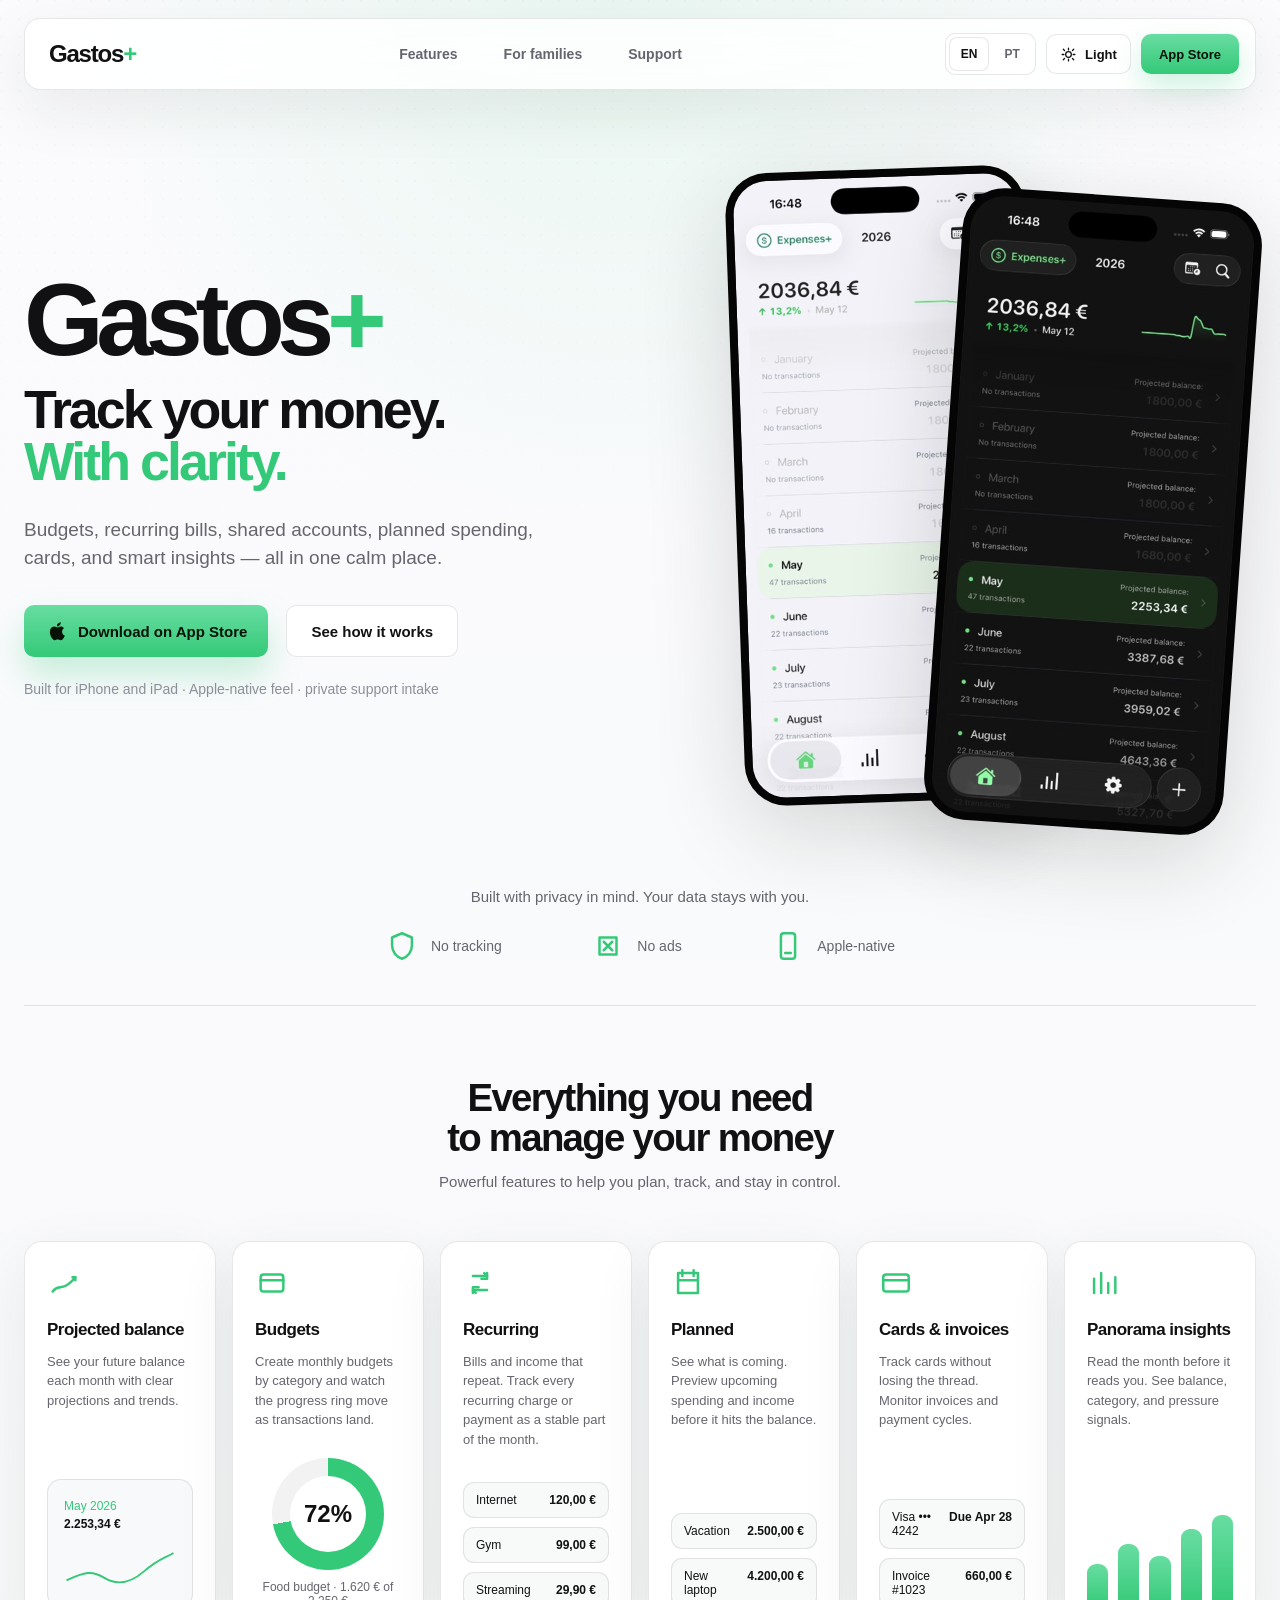
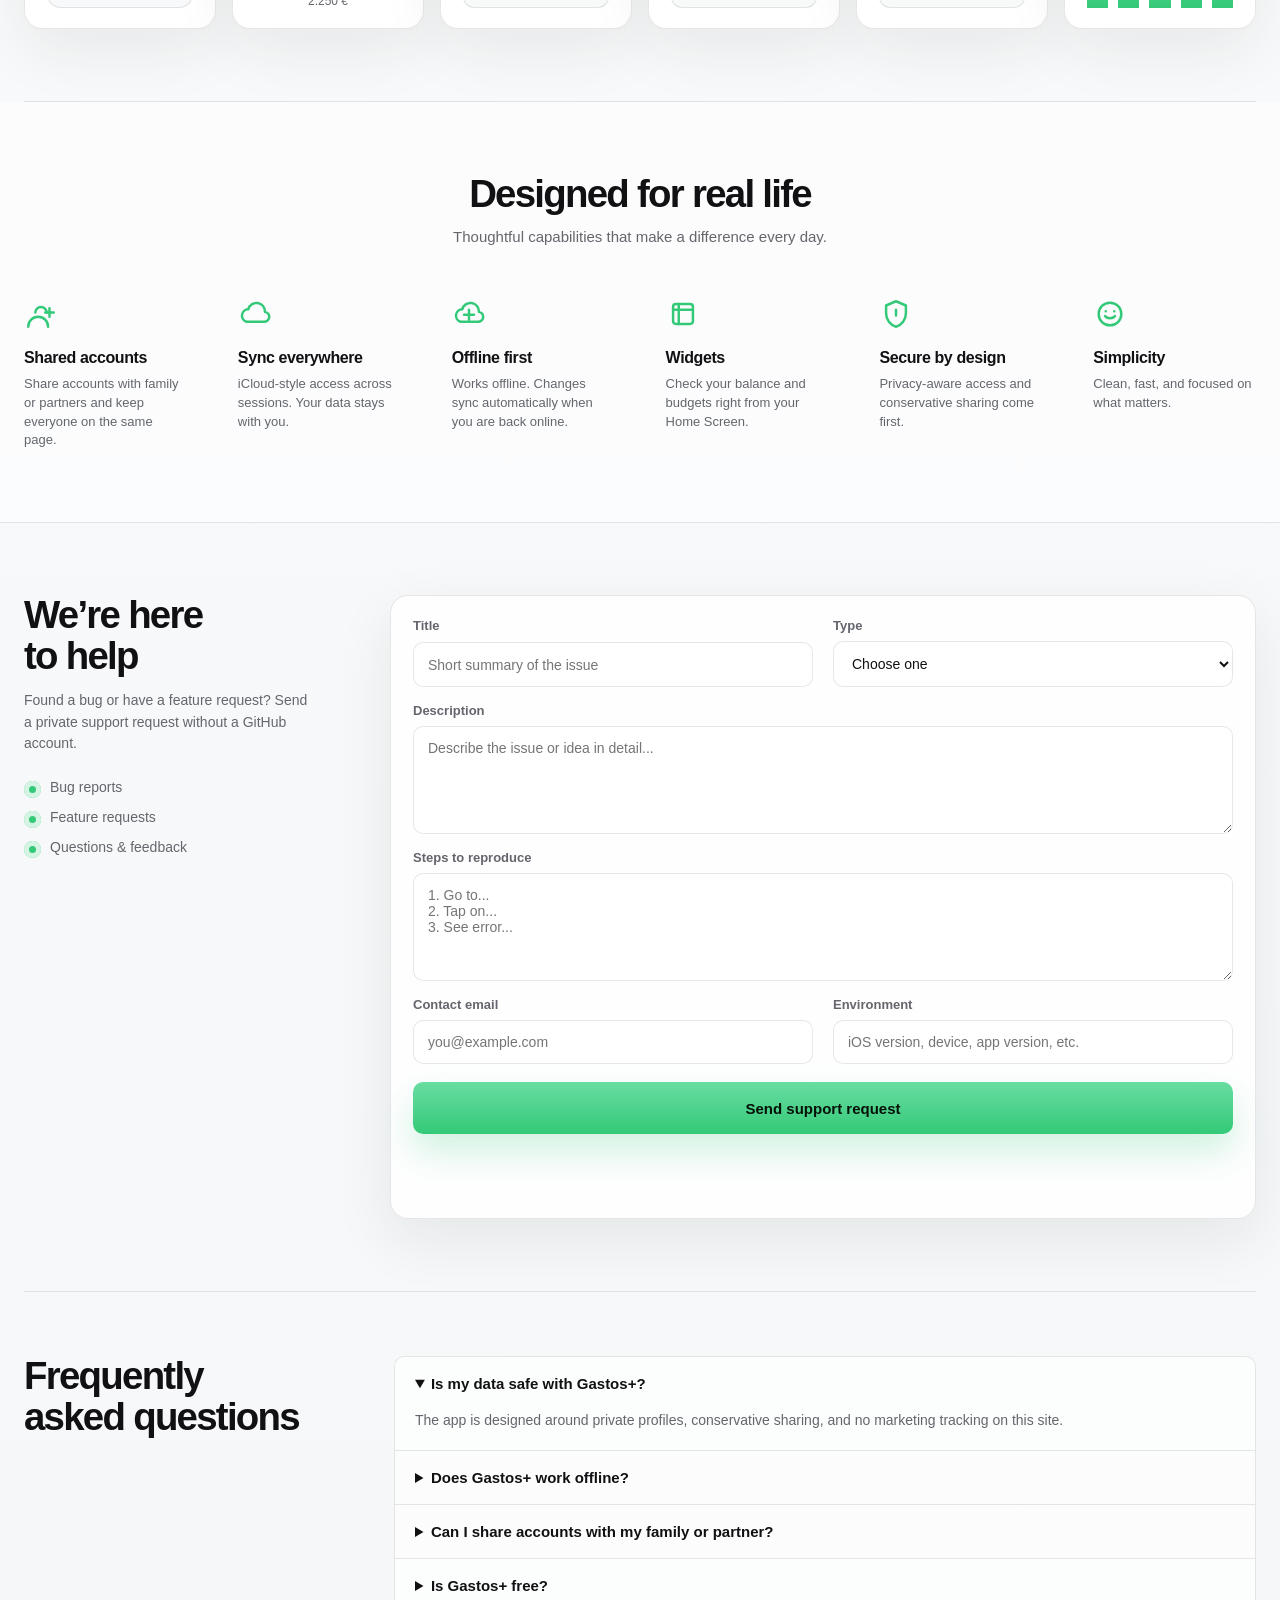
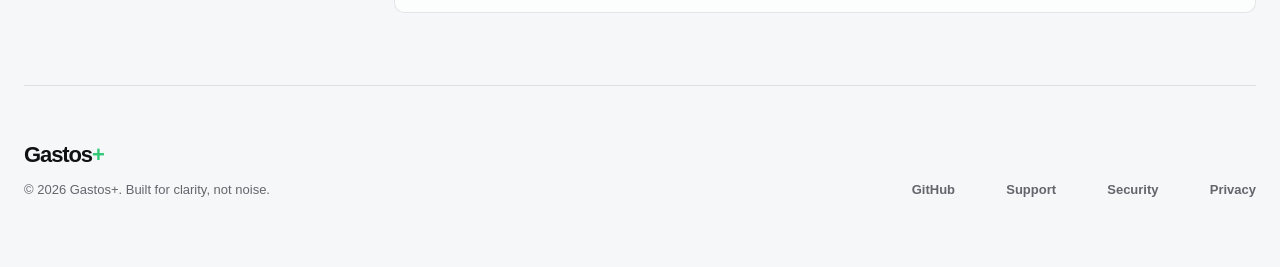
<file: docs/index.html>
<!doctype html>
<html lang="en" data-theme="light">
  <head>
    <meta charset="utf-8" />
    <meta name="viewport" content="width=device-width, initial-scale=1" />
    <meta name="description" content="Gastos+ is an Apple-native personal finance app for projected balance, budgets, recurring transactions, cards, shared accounts, and calm month insights." />
    <meta property="og:title" content="Gastos+ — Personal finance with clarity" />
    <meta property="og:description" content="Track budgets, recurring bills, planned spending, cards, shared accounts, and Panorama insights in one calm app." />
    <meta property="og:type" content="website" />
    <meta property="og:image" content="./assets/screenshots/app-light-real.jpg" />
    <meta name="theme-color" content="#fbfbfd" />
    <meta name="color-scheme" content="light dark" />
    <title>Gastos+ — Personal finance with clarity</title>
    <link rel="icon" href='data:image/svg+xml,<svg xmlns="http://www.w3.org/2000/svg" viewBox="0 0 64 64"><rect width="64" height="64" rx="15" fill="%23ffffff"/><path d="M18 32h28M32 18v28" stroke="%232fc878" stroke-width="7" stroke-linecap="round"/></svg>' />
    <link rel="stylesheet" href="./styles.css" />
    <script defer src="./app.js"></script>
  </head>
  <body>
    <a class="skip-link" href="#content" data-i18n="a11y.skip"></a>

    <header class="site-header">
      <a class="brand" href="#hero" aria-label="Gastos+"><span>Gastos</span><strong>+</strong></a>
      <nav class="nav" aria-label="Primary">
        <a href="#features" data-i18n="nav.features"></a>
        <a href="#real-life" data-i18n="nav.realLife"></a>
        <a href="#support" data-i18n="nav.support"></a>
      </nav>
      <div class="tools">
        <div class="select-like" role="group" aria-label="Language">
          <button type="button" data-locale="en">EN</button>
          <button type="button" data-locale="pt-BR">PT</button>
        </div>
        <button class="theme-button" type="button" data-theme-toggle>
          <svg viewBox="0 0 24 24" aria-hidden="true"><path d="M12 3v2.5M12 18.5V21M4.6 4.6l1.8 1.8M17.6 17.6l1.8 1.8M3 12h2.5M18.5 12H21M4.6 19.4l1.8-1.8M17.6 6.4l1.8-1.8"/><circle cx="12" cy="12" r="4"/></svg>
          <span data-theme-label></span>
        </button>
        <a class="store-button" href="https://apps.apple.com/app/id6755895322" target="_blank" rel="noreferrer" data-i18n="nav.store"></a>
      </div>
    </header>

    <main id="content">
      <section id="hero" class="hero">
        <div class="hero-copy">
          <h1><span>Gastos</span><strong>+</strong></h1>
          <p class="hero-title"><span data-i18n="hero.titleTop"></span><strong data-i18n="hero.titleAccent"></strong></p>
          <p class="hero-subtitle" data-i18n="hero.subtitle"></p>
          <div class="actions">
            <a class="app-cta" href="https://apps.apple.com/app/id6755895322" target="_blank" rel="noreferrer">
              <svg viewBox="0 0 24 24" aria-hidden="true"><path d="M17.1 12.6c0-2.2 1.8-3.2 1.9-3.3-1.1-1.5-2.7-1.7-3.2-1.7-1.4-.1-2.7.8-3.4.8-.7 0-1.8-.8-3-.8-1.5 0-2.9.9-3.7 2.2-1.6 2.8-.4 6.9 1.1 9.1.8 1.1 1.7 2.3 2.9 2.3 1.1 0 1.6-.7 3-.7s1.8.7 3 .7c1.2 0 2-.9 2.8-2 .9-1.2 1.2-2.4 1.2-2.5-.1-.1-2.6-1-2.6-4.1ZM14.8 6.1c.6-.8 1.1-1.8 1-2.9-1 .1-2.1.6-2.8 1.4-.6.7-1.1 1.8-1 2.8 1 .1 2.1-.5 2.8-1.3Z"/></svg>
              <span data-i18n="hero.primaryCta"></span>
            </a>
            <a class="button secondary" href="#features" data-i18n="hero.secondaryCta"></a>
          </div>
          <p class="hero-meta" data-i18n="hero.meta"></p>
        </div>

        <div class="hero-phones" aria-label="Real Gastos+ app screenshots">
          <figure class="phone phone-light"><img src="./assets/screenshots/app-light-real.jpg" alt="Gastos+ app home screen in light mode with yearly balance and monthly projections." /></figure>
          <figure class="phone phone-dark"><img src="./assets/screenshots/app-dark-real.jpg" alt="Gastos+ app home screen in dark mode with yearly balance and monthly projections." /></figure>
        </div>
      </section>

      <section class="trust-strip" aria-label="Privacy highlights">
        <p data-i18n="trust.title"></p>
        <div>
          <span><svg viewBox="0 0 24 24" aria-hidden="true"><path d="M12 3 5 6v5.5c0 4.6 2.9 8.3 7 9.5 4.1-1.2 7-4.9 7-9.5V6l-7-3Z"/></svg><em data-i18n="trust.noTracking"></em></span>
          <span><svg viewBox="0 0 24 24" aria-hidden="true"><path d="M6 6h12v12H6z"/><path d="m9 9 6 6M15 9l-6 6"/></svg><em data-i18n="trust.noAds"></em></span>
          <span><svg viewBox="0 0 24 24" aria-hidden="true"><rect x="7" y="3" width="10" height="18" rx="2"/><path d="M10 17h4"/></svg><em data-i18n="trust.native"></em></span>
        </div>
      </section>

      <section id="features" class="features section">
        <div class="center-heading">
          <h2 data-i18n="features.title"></h2>
          <p data-i18n="features.subtitle"></p>
        </div>
        <div class="feature-cards">
          <article class="feature-card">
            <svg class="feature-icon" viewBox="0 0 24 24" aria-hidden="true"><path d="M4 18c4-6 7 1 16-10"/><path d="M18 8h2v2"/></svg>
            <h3 data-i18n="features.projected.title"></h3>
            <p data-i18n="features.projected.body"></p>
            <div class="mini-chart"><span>May 2026</span><strong>2.253,34 €</strong><svg viewBox="0 0 180 70"><path d="M4 52 C34 38, 45 36, 65 48 S105 58, 128 38 S158 18, 176 8"/></svg></div>
          </article>
          <article class="feature-card">
            <svg class="feature-icon" viewBox="0 0 24 24" aria-hidden="true"><rect x="4" y="6" width="16" height="12" rx="2"/><path d="M4 10h16"/></svg>
            <h3 data-i18n="features.budgets.title"></h3>
            <p data-i18n="features.budgets.body"></p>
            <div class="donut"><span>72%</span></div><small data-i18n="features.budgets.caption"></small>
          </article>
          <article class="feature-card">
            <svg class="feature-icon" viewBox="0 0 24 24" aria-hidden="true"><path d="M7 7h10l-2-2M17 17H7l2 2"/><path d="M17 5v4h-4M7 19v-4h4"/></svg>
            <h3 data-i18n="features.recurring.title"></h3>
            <p data-i18n="features.recurring.body"></p>
            <div class="rows"><span>Internet <b>120,00 €</b></span><span>Gym <b>99,00 €</b></span><span>Streaming <b>29,90 €</b></span></div>
          </article>
          <article class="feature-card">
            <svg class="feature-icon" viewBox="0 0 24 24" aria-hidden="true"><path d="M5 5h14v14H5z"/><path d="M8 3v4M16 3v4M5 10h14"/></svg>
            <h3 data-i18n="features.planned.title"></h3>
            <p data-i18n="features.planned.body"></p>
            <div class="rows"><span>Vacation <b>2.500,00 €</b></span><span>New laptop <b>4.200,00 €</b></span></div>
          </article>
          <article class="feature-card">
            <svg class="feature-icon" viewBox="0 0 24 24" aria-hidden="true"><rect x="3" y="6" width="18" height="12" rx="2"/><path d="M3 10h18"/></svg>
            <h3 data-i18n="features.cards.title"></h3>
            <p data-i18n="features.cards.body"></p>
            <div class="rows"><span>Visa ••• 4242 <b>Due Apr 28</b></span><span>Invoice #1023 <b>660,00 €</b></span></div>
          </article>
          <article class="feature-card">
            <svg class="feature-icon" viewBox="0 0 24 24" aria-hidden="true"><path d="M5 19V9M10 19V5M15 19v-7M20 19V8"/></svg>
            <h3 data-i18n="features.panorama.title"></h3>
            <p data-i18n="features.panorama.body"></p>
            <div class="bars"><i></i><i></i><i></i><i></i><i></i></div>
          </article>
        </div>
      </section>

      <section id="real-life" class="real-life section">
        <div class="center-heading">
          <h2 data-i18n="realLife.title"></h2>
          <p data-i18n="realLife.subtitle"></p>
        </div>
        <div class="life-grid">
          <article><svg viewBox="0 0 24 24"><path d="M16 11a4 4 0 1 0-8 0"/><path d="M3 21a7 7 0 0 1 14 0"/><path d="M18 8v6M15 11h6"/></svg><h3 data-i18n="realLife.shared.title"></h3><p data-i18n="realLife.shared.body"></p></article>
          <article><svg viewBox="0 0 24 24"><path d="M6 17.5A4.5 4.5 0 0 1 7.2 8.7 6 6 0 0 1 19 10.5 3.5 3.5 0 0 1 18 17.5Z"/></svg><h3 data-i18n="realLife.sync.title"></h3><p data-i18n="realLife.sync.body"></p></article>
          <article><svg viewBox="0 0 24 24"><path d="M6 17.5A4.5 4.5 0 0 1 7.2 8.7 6 6 0 0 1 19 10.5 3.5 3.5 0 0 1 18 17.5Z"/><path d="M12 9v7M8.5 12.5h7"/></svg><h3 data-i18n="realLife.offline.title"></h3><p data-i18n="realLife.offline.body"></p></article>
          <article><svg viewBox="0 0 24 24"><rect x="5" y="5" width="14" height="14" rx="2"/><path d="M9 5v14M5 9h14"/></svg><h3 data-i18n="realLife.widgets.title"></h3><p data-i18n="realLife.widgets.body"></p></article>
          <article><svg viewBox="0 0 24 24"><path d="M12 3 5 6v5.5c0 4.6 2.9 8.3 7 9.5 4.1-1.2 7-4.9 7-9.5V6l-7-3Z"/><path d="M12 9v4"/></svg><h3 data-i18n="realLife.security.title"></h3><p data-i18n="realLife.security.body"></p></article>
          <article><svg viewBox="0 0 24 24"><circle cx="12" cy="12" r="8"/><path d="M8.5 13.5c1.7 2 5.3 2 7 0"/><path d="M9 10h.01M15 10h.01"/></svg><h3 data-i18n="realLife.simple.title"></h3><p data-i18n="realLife.simple.body"></p></article>
        </div>
      </section>

      <section id="support" class="support section">
        <aside class="support-aside">
          <h2 data-i18n="support.title"></h2>
          <p data-i18n="support.subtitle"></p>
          <ul>
            <li data-i18n="support.points.bugs"></li>
            <li data-i18n="support.points.features"></li>
            <li data-i18n="support.points.questions"></li>
          </ul>
        </aside>
        <form id="support-form" class="support-form">
          <label class="hp" aria-hidden="true"><span>Website</span><input name="website" tabindex="-1" autocomplete="off" /></label>
          <label><span data-i18n="form.subjectLabel"></span><input name="subject" required data-i18n-placeholder="form.subjectPlaceholder" /></label>
          <label><span data-i18n="form.categoryLabel"></span><select name="category" required><option value="" data-i18n="form.categoryPlaceholder"></option><option value="bug" data-i18n="form.categories.bug"></option><option value="budget" data-i18n="form.categories.budget"></option><option value="planned" data-i18n="form.categories.planned"></option><option value="cards" data-i18n="form.categories.cards"></option><option value="shared" data-i18n="form.categories.shared"></option><option value="sync" data-i18n="form.categories.sync"></option><option value="other" data-i18n="form.categories.other"></option></select></label>
          <label class="wide"><span data-i18n="form.detailsLabel"></span><textarea name="details" rows="5" required data-i18n-placeholder="form.detailsPlaceholder"></textarea></label>
          <label class="wide"><span data-i18n="form.stepsLabel"></span><textarea name="steps" rows="5" data-i18n-placeholder="form.stepsPlaceholder"></textarea></label>
          <label><span data-i18n="form.emailLabel"></span><input name="email" type="email" required data-i18n-placeholder="form.emailPlaceholder" /></label>
          <label><span data-i18n="form.versionLabel"></span><input name="version" data-i18n-placeholder="form.versionPlaceholder" /></label>
          <button class="button primary wide" type="submit" data-i18n="form.submitCta"></button>
          <p class="form-status wide" role="status" aria-live="polite" data-form-status></p>
        </form>
      </section>

      <section id="faq" class="faq section">
        <h2 data-i18n="faq.title"></h2>
        <div>
          <details open><summary data-i18n="faq.items.github.q"></summary><p data-i18n="faq.items.github.a"></p></details>
          <details><summary data-i18n="faq.items.githubAccount.q"></summary><p data-i18n="faq.items.githubAccount.a"></p></details>
          <details><summary data-i18n="faq.items.languages.q"></summary><p data-i18n="faq.items.languages.a"></p></details>
          <details><summary data-i18n="faq.items.free.q"></summary><p data-i18n="faq.items.free.a"></p></details>
        </div>
      </section>
    </main>

    <footer class="footer">
      <div><a class="brand" href="#hero"><span>Gastos</span><strong>+</strong></a><p data-i18n="footer.copy"></p></div>
      <nav>
        <a href="https://github.com/igorbelchior86/GastosHelp" target="_blank" rel="noreferrer">GitHub</a>
        <a href="./#support" data-i18n="footer.support"></a>
        <a href="./security.html" data-i18n="footer.security"></a>
        <a href="./privacy.html" data-i18n="footer.privacy"></a>
      </nav>
    </footer>
  </body>
</html>
</file>
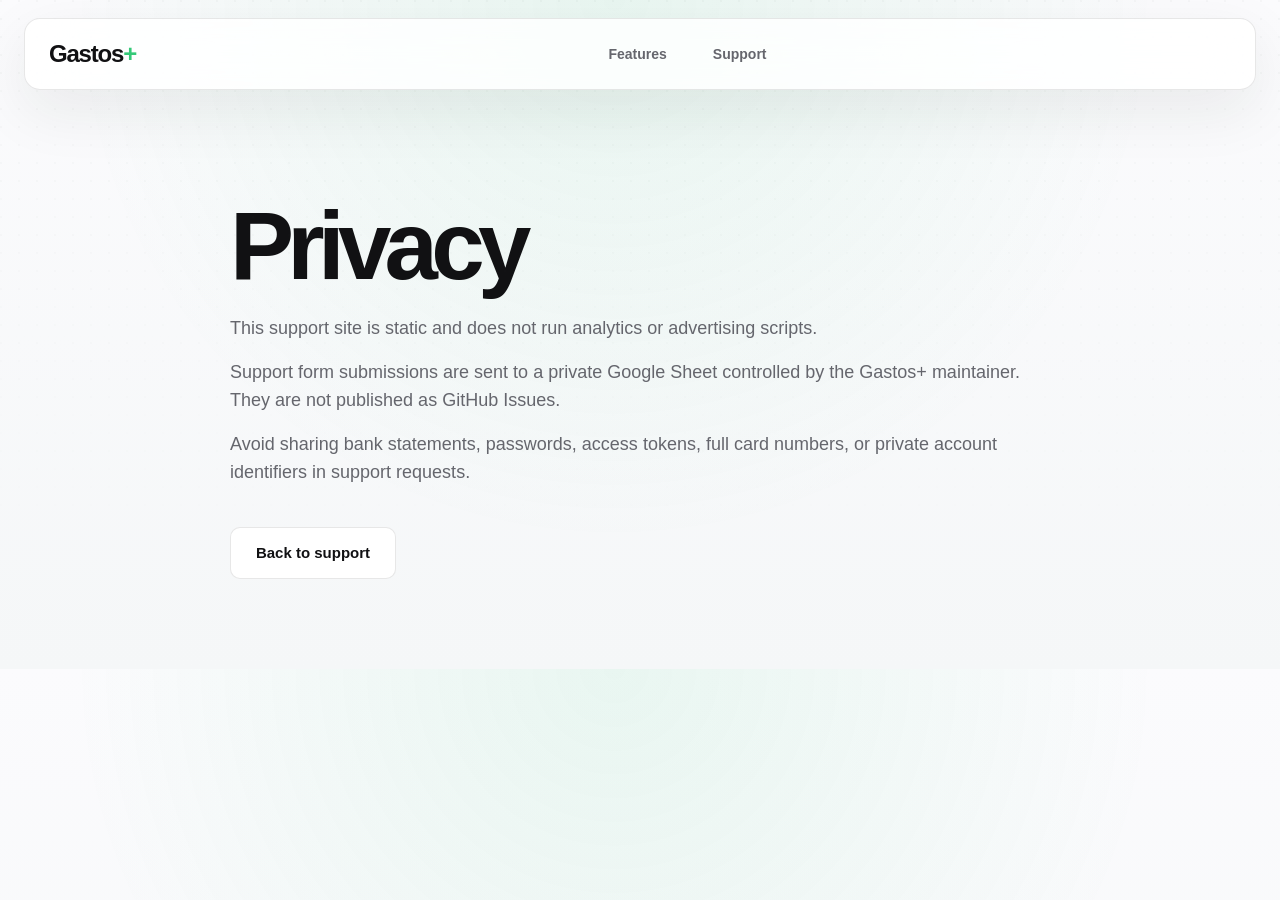
<file: docs/privacy.html>
<!doctype html>
<html lang="en" data-theme="light">
  <head>
    <meta charset="utf-8" />
    <meta name="viewport" content="width=device-width, initial-scale=1" />
    <meta name="description" content="Privacy information for Gastos+ support." />
    <meta name="theme-color" content="#fbfbfd" />
    <title>Gastos+ — Privacy</title>
    <link rel="stylesheet" href="./styles.css" />
  </head>
  <body>
    <header class="site-header">
      <a class="brand" href="./"><span>Gastos</span><strong>+</strong></a>
      <nav class="nav" aria-label="Primary">
        <a href="./#features">Features</a>
        <a href="./#support">Support</a>
      </nav>
    </header>
    <main class="legal-page">
      <h1>Privacy</h1>
      <p>This support site is static and does not run analytics or advertising scripts.</p>
      <p>Support form submissions are sent to a private Google Sheet controlled by the Gastos+ maintainer. They are not published as GitHub Issues.</p>
      <p>Avoid sharing bank statements, passwords, access tokens, full card numbers, or private account identifiers in support requests.</p>
      <a class="button secondary" href="./#support">Back to support</a>
    </main>
  </body>
</html>
</file>
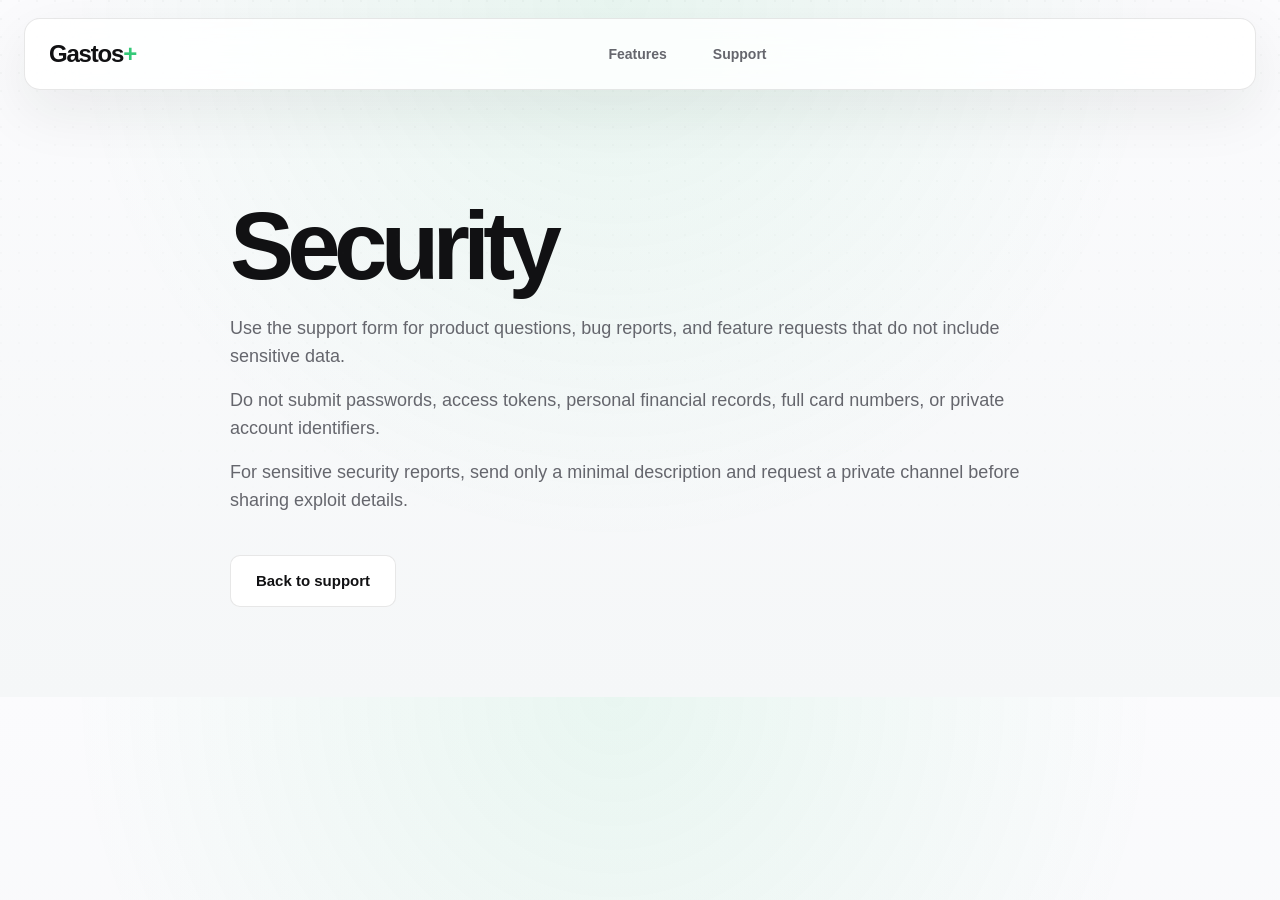
<file: docs/security.html>
<!doctype html>
<html lang="en" data-theme="light">
  <head>
    <meta charset="utf-8" />
    <meta name="viewport" content="width=device-width, initial-scale=1" />
    <meta name="description" content="Security information for Gastos+ support." />
    <meta name="theme-color" content="#fbfbfd" />
    <title>Gastos+ — Security</title>
    <link rel="stylesheet" href="./styles.css" />
  </head>
  <body>
    <header class="site-header">
      <a class="brand" href="./"><span>Gastos</span><strong>+</strong></a>
      <nav class="nav" aria-label="Primary">
        <a href="./#features">Features</a>
        <a href="./#support">Support</a>
      </nav>
    </header>
    <main class="legal-page">
      <h1>Security</h1>
      <p>Use the support form for product questions, bug reports, and feature requests that do not include sensitive data.</p>
      <p>Do not submit passwords, access tokens, personal financial records, full card numbers, or private account identifiers.</p>
      <p>For sensitive security reports, send only a minimal description and request a private channel before sharing exploit details.</p>
      <a class="button secondary" href="./#support">Back to support</a>
    </main>
  </body>
</html>
</file>
<file: docs/styles.css>
:root {
  color-scheme: light;
  --bg: #fbfbfd;
  --bg-soft: #f5f7f8;
  --surface: rgba(255, 255, 255, 0.84);
  --card: #ffffff;
  --text: #111113;
  --muted: #65666d;
  --soft: #8d8f98;
  --line: rgba(20, 22, 26, 0.1);
  --accent: #34c978;
  --accent-2: #68dda1;
  --shadow: 0 20px 60px rgba(22, 32, 26, 0.08);
  --shadow-strong: 0 26px 90px rgba(18, 24, 20, 0.16);
  --max: 1280px;
  --radius: 18px;
  font-family: -apple-system, BlinkMacSystemFont, "SF Pro Display", "SF Pro Text", "Helvetica Neue", Arial, sans-serif;
}

html[data-theme="dark"] {
  color-scheme: dark;
  --bg: #0b0d0c;
  --bg-soft: #111412;
  --surface: rgba(22, 25, 23, 0.84);
  --card: #151816;
  --text: #f6f7f6;
  --muted: #a4aaa6;
  --soft: #747b77;
  --line: rgba(255, 255, 255, 0.11);
  --accent: #4bdb8a;
  --accent-2: #79e5aa;
  --shadow: 0 20px 70px rgba(0, 0, 0, 0.34);
  --shadow-strong: 0 30px 110px rgba(0, 0, 0, 0.48);
}

* { box-sizing: border-box; }
html { scroll-behavior: smooth; }
body {
  margin: 0;
  background:
    radial-gradient(circle at 48% 0%, color-mix(in srgb, var(--accent) 9%, transparent), transparent 34rem),
    linear-gradient(180deg, var(--bg), var(--bg-soft));
  color: var(--text);
  -webkit-font-smoothing: antialiased;
  text-rendering: optimizeLegibility;
}
body::before {
  content: "";
  position: fixed;
  inset: 0;
  pointer-events: none;
  opacity: 0.26;
  background-image: radial-gradient(circle at 1px 1px, rgba(100, 120, 105, 0.16) 1px, transparent 0);
  background-size: 18px 18px;
  mask-image: linear-gradient(180deg, #000, transparent 62%);
}
a { color: inherit; text-decoration: none; }
button, input, select, textarea { font: inherit; }
button { color: inherit; }
img, svg { display: block; max-width: 100%; }

.skip-link {
  position: absolute;
  left: 18px;
  top: 18px;
  z-index: 50;
  transform: translateY(-150%);
  padding: 10px 14px;
  border-radius: 999px;
  background: var(--card);
}
.skip-link:focus { transform: translateY(0); }

.site-header {
  position: sticky;
  top: 18px;
  z-index: 20;
  width: min(calc(100% - 48px), var(--max));
  min-height: 72px;
  margin: 18px auto 0;
  padding: 10px 16px 10px 24px;
  display: grid;
  grid-template-columns: auto 1fr auto;
  align-items: center;
  gap: 24px;
  border: 1px solid var(--line);
  border-radius: 16px;
  background: var(--surface);
  box-shadow: var(--shadow);
  backdrop-filter: blur(24px) saturate(180%);
}
.brand {
  display: inline-flex;
  align-items: baseline;
  font-size: 24px;
  font-weight: 760;
  letter-spacing: -0.05em;
}
.brand strong { color: var(--accent); }
.nav {
  display: flex;
  justify-content: center;
  gap: clamp(24px, 4vw, 46px);
  color: var(--muted);
  font-size: 14px;
  font-weight: 640;
}
.nav a, .footer a, .button, .app-cta, .tools button {
  transition: transform 180ms ease, border-color 180ms ease, background 180ms ease, color 180ms ease, box-shadow 180ms ease;
}
.nav a:hover, .footer a:hover { color: var(--text); }
.tools {
  display: inline-flex;
  align-items: center;
  gap: 10px;
}
.select-like {
  display: inline-flex;
  gap: 3px;
  padding: 3px;
  border: 1px solid var(--line);
  border-radius: 10px;
  background: color-mix(in srgb, var(--card) 70%, transparent);
}
.select-like button {
  width: 40px;
  height: 34px;
  border: 0;
  border-radius: 8px;
  background: transparent;
  color: var(--muted);
  font-size: 12px;
  font-weight: 760;
  cursor: pointer;
}
.select-like button.is-active {
  color: var(--text);
  background: var(--card);
  box-shadow: inset 0 0 0 1px var(--line);
}
.theme-button {
  height: 40px;
  display: inline-flex;
  align-items: center;
  gap: 8px;
  padding: 0 13px;
  border: 1px solid var(--line);
  border-radius: 10px;
  background: color-mix(in srgb, var(--card) 70%, transparent);
  color: var(--text);
  cursor: pointer;
  font-size: 13px;
  font-weight: 680;
}
.theme-button svg {
  width: 17px;
  height: 17px;
  fill: none;
  stroke: currentColor;
  stroke-width: 1.8;
  stroke-linecap: round;
}
.store-button {
  min-height: 40px;
  display: inline-flex;
  align-items: center;
  padding: 0 18px;
  border-radius: 10px;
  background: linear-gradient(180deg, var(--accent-2), var(--accent));
  color: #061108;
  font-size: 13px;
  font-weight: 800;
  box-shadow: 0 12px 28px color-mix(in srgb, var(--accent) 24%, transparent);
}

.hero {
  width: min(calc(100% - 48px), var(--max));
  min-height: 700px;
  margin: 0 auto;
  display: grid;
  grid-template-columns: 0.9fr 1.1fr;
  align-items: center;
  gap: clamp(36px, 6vw, 88px);
  padding: 72px 0 42px;
}
.hero-copy h1 {
  margin: 0;
  font-size: clamp(5rem, 8vw, 7.8rem);
  line-height: 0.88;
  letter-spacing: -0.072em;
  font-weight: 800;
}
.hero-copy h1 strong {
  color: var(--accent);
  font-weight: 800;
}
.hero-title {
  margin: 18px 0 0;
  font-size: clamp(2.2rem, 4.2vw, 4.2rem);
  line-height: 0.98;
  letter-spacing: -0.055em;
  font-weight: 800;
  text-wrap: balance;
}
.hero-title span,
.hero-title strong {
  display: block;
}
.hero-title strong {
  color: var(--accent);
  font-weight: 800;
}
.hero-subtitle {
  max-width: 520px;
  margin: 28px 0 0;
  color: var(--muted);
  font-size: 19px;
  line-height: 1.45;
}
.actions {
  display: flex;
  flex-wrap: wrap;
  gap: 18px;
  margin-top: 34px;
}
.button, .app-cta {
  min-height: 52px;
  display: inline-flex;
  align-items: center;
  justify-content: center;
  border-radius: 10px;
  font-size: 15px;
  font-weight: 760;
}
.button:hover, .app-cta:hover, .store-button:hover { transform: translateY(-1px); }
.button:active, .app-cta:active, .store-button:active { transform: translateY(1px) scale(0.99); }
.app-cta {
  gap: 9px;
  padding: 0 21px;
  color: #061108;
  background: linear-gradient(180deg, var(--accent-2), var(--accent));
  box-shadow: 0 18px 34px color-mix(in srgb, var(--accent) 26%, transparent);
}
.app-cta svg {
  width: 24px;
  height: 24px;
  fill: currentColor;
}
.secondary {
  min-width: 166px;
  padding: 0 24px;
  border: 1px solid var(--line);
  background: var(--card);
  color: var(--text);
}
.primary {
  min-height: 52px;
  padding: 0 24px;
  border: 0;
  color: #061108;
  background: linear-gradient(180deg, var(--accent-2), var(--accent));
  box-shadow: 0 18px 34px color-mix(in srgb, var(--accent) 22%, transparent);
}
.hero-meta {
  max-width: 420px;
  margin: 22px 0 0;
  color: var(--soft);
  font-size: 14px;
  line-height: 1.45;
}
.hero-phones {
  position: relative;
  height: 650px;
}
.phone {
  position: absolute;
  width: min(34vw, 300px);
  margin: 0;
  border-radius: 42px;
  padding: 8px;
  background: #050506;
  box-shadow: var(--shadow-strong);
}
.phone img {
  width: 100%;
  border-radius: 34px;
}
.phone-light {
  left: 18%;
  top: 1%;
  transform: rotate(-2deg);
  z-index: 1;
}
.phone-dark {
  right: 2%;
  top: 5%;
  transform: rotate(4deg);
  z-index: 2;
}

.trust-strip {
  width: min(calc(100% - 48px), var(--max));
  margin: 0 auto;
  padding: 34px 0 42px;
  border-bottom: 1px solid var(--line);
  text-align: center;
}
.trust-strip p {
  margin: 0 0 24px;
  color: var(--muted);
  font-size: 15px;
}
.trust-strip div {
  display: flex;
  justify-content: center;
  gap: clamp(34px, 7vw, 92px);
  flex-wrap: wrap;
}
.trust-strip span {
  display: inline-flex;
  align-items: center;
  gap: 12px;
  color: var(--muted);
  font-size: 14px;
  font-style: normal;
}
.trust-strip svg, .life-grid svg, .feature-icon {
  width: 34px;
  height: 34px;
  fill: none;
  stroke: var(--accent);
  stroke-width: 1.75;
  stroke-linecap: round;
  stroke-linejoin: round;
}
.trust-strip em { font-style: normal; }

.section {
  width: min(calc(100% - 48px), var(--max));
  margin: 0 auto;
  padding: 72px 0;
  border-bottom: 1px solid var(--line);
}
.center-heading {
  max-width: 720px;
  margin: 0 auto 48px;
  text-align: center;
}
h2 {
  margin: 0;
  font-size: clamp(2rem, 3vw, 3rem);
  line-height: 1.05;
  letter-spacing: -0.045em;
  font-weight: 790;
  text-wrap: balance;
}
.center-heading p {
  margin: 12px 0 0;
  color: var(--muted);
  font-size: 15px;
  line-height: 1.5;
}
.feature-cards {
  display: grid;
  grid-template-columns: repeat(6, minmax(0, 1fr));
  gap: 16px;
}
.feature-card {
  min-height: 388px;
  display: flex;
  flex-direction: column;
  padding: 24px 22px 20px;
  border: 1px solid var(--line);
  border-radius: var(--radius);
  background: color-mix(in srgb, var(--card) 92%, transparent);
  box-shadow: var(--shadow);
  overflow: hidden;
}
.feature-card h3 {
  margin: 20px 0 12px;
  font-size: 17px;
  line-height: 1.15;
  letter-spacing: -0.03em;
}
.feature-card p {
  margin: 0 0 18px;
  color: var(--muted);
  font-size: 13px;
  line-height: 1.5;
}
.mini-chart, .rows, .donut, .bars {
  margin-top: auto;
}
.mini-chart {
  padding: 16px;
  border: 1px solid var(--line);
  border-radius: 14px;
  background: color-mix(in srgb, var(--bg-soft) 70%, var(--card));
}
.mini-chart span, .mini-chart strong {
  display: inline-block;
  font-size: 12px;
  font-variant-numeric: tabular-nums;
}
.mini-chart span { color: var(--accent); margin-right: 14px; }
.mini-chart svg { margin-top: 16px; }
.mini-chart path {
  fill: none;
  stroke: var(--accent);
  stroke-width: 3;
}
.donut {
  width: 112px;
  height: 112px;
  margin-left: auto;
  margin-right: auto;
  display: grid;
  place-items: center;
  border-radius: 50%;
  background: conic-gradient(var(--accent) 0 72%, color-mix(in srgb, var(--line) 55%, transparent) 72% 100%);
}
.donut::before {
  content: "";
  width: 76px;
  height: 76px;
  grid-area: 1 / 1;
  border-radius: 50%;
  background: var(--card);
}
.donut span {
  grid-area: 1 / 1;
  z-index: 1;
  font-size: 24px;
  font-weight: 800;
}
.feature-card small {
  margin-top: 10px;
  color: var(--muted);
  font-size: 12px;
  text-align: center;
}
.rows {
  display: grid;
  gap: 9px;
}
.rows span {
  display: flex;
  justify-content: space-between;
  gap: 10px;
  padding: 10px 12px;
  border: 1px solid var(--line);
  border-radius: 11px;
  background: color-mix(in srgb, var(--bg-soft) 68%, var(--card));
  color: var(--text);
  font-size: 12px;
}
.rows b {
  font-variant-numeric: tabular-nums;
  white-space: nowrap;
}
.bars {
  height: 104px;
  display: flex;
  align-items: end;
  gap: 10px;
}
.bars i {
  flex: 1;
  border-radius: 9px 9px 0 0;
  background: linear-gradient(180deg, var(--accent-2), var(--accent));
}
.bars i:nth-child(1) { height: 42%; }
.bars i:nth-child(2) { height: 62%; }
.bars i:nth-child(3) { height: 50%; }
.bars i:nth-child(4) { height: 76%; }
.bars i:nth-child(5) { height: 90%; }

.real-life {
  width: 100%;
  max-width: none;
  padding: 72px max(24px, calc((100% - var(--max)) / 2));
  background: color-mix(in srgb, var(--card) 48%, transparent);
}
.life-grid {
  display: grid;
  grid-template-columns: repeat(6, minmax(0, 1fr));
  gap: clamp(24px, 4vw, 58px);
}
.life-grid article {
  min-width: 0;
}
.life-grid h3 {
  margin: 18px 0 8px;
  font-size: 16px;
  letter-spacing: -0.025em;
}
.life-grid p {
  margin: 0;
  color: var(--muted);
  font-size: 13px;
  line-height: 1.45;
}

.support {
  display: grid;
  grid-template-columns: 290px minmax(0, 1fr);
  gap: 76px;
  align-items: start;
}
.support-aside h2 {
  font-size: clamp(2rem, 3vw, 2.8rem);
}
.support-aside p {
  margin: 14px 0 24px;
  color: var(--muted);
  font-size: 14px;
  line-height: 1.55;
}
.support-aside ul {
  display: grid;
  gap: 14px;
  margin: 0;
  padding: 0;
  list-style: none;
  color: var(--muted);
  font-size: 14px;
}
.support-aside li {
  position: relative;
  padding-left: 26px;
}
.support-aside li::before {
  content: "";
  position: absolute;
  left: 0;
  top: 2px;
  width: 17px;
  height: 17px;
  border-radius: 50%;
  background: var(--accent);
  box-shadow: inset 0 0 0 5px color-mix(in srgb, var(--card) 80%, transparent);
}
.support-form {
  display: grid;
  grid-template-columns: repeat(2, minmax(0, 1fr));
  gap: 16px 20px;
  padding: 22px;
  border: 1px solid var(--line);
  border-radius: var(--radius);
  background: var(--surface);
  box-shadow: var(--shadow);
  backdrop-filter: blur(24px) saturate(180%);
}
.support-form label {
  display: grid;
  gap: 8px;
}
.support-form label span {
  color: var(--muted);
  font-size: 13px;
  font-weight: 720;
}
.wide { grid-column: 1 / -1; }
input, select, textarea {
  width: 100%;
  border: 1px solid var(--line);
  border-radius: 10px;
  background: color-mix(in srgb, var(--card) 92%, transparent);
  color: var(--text);
  padding: 13px 14px;
  outline: none;
  font-size: 14px;
}
textarea { resize: vertical; }
input:focus, select:focus, textarea:focus, button:focus-visible, a:focus-visible {
  outline: none;
  border-color: var(--accent);
  box-shadow: 0 0 0 4px color-mix(in srgb, var(--accent) 18%, transparent);
}
.support-form .primary {
  margin-top: 2px;
  border: 0;
  cursor: pointer;
}
.support-form .primary:disabled {
  cursor: wait;
  opacity: 0.72;
}
.form-status {
  min-height: 20px;
  color: var(--muted);
  font-size: 13px;
  line-height: 1.45;
}
.form-status.is-error {
  color: #d24040;
}
.hp {
  position: absolute;
  left: -10000px;
  width: 1px;
  height: 1px;
  overflow: hidden;
}

.faq {
  display: grid;
  grid-template-columns: 300px minmax(0, 1fr);
  gap: 70px;
  padding-top: 64px;
}
.faq h2 {
  font-size: clamp(2rem, 3vw, 2.8rem);
}
details {
  border: 1px solid var(--line);
  border-bottom: 0;
  background: color-mix(in srgb, var(--card) 70%, transparent);
}
details:first-child { border-radius: 10px 10px 0 0; }
details:last-child {
  border-bottom: 1px solid var(--line);
  border-radius: 0 0 10px 10px;
}
summary {
  cursor: pointer;
  padding: 18px 20px;
  font-size: 15px;
  font-weight: 720;
}
details p {
  margin: 0;
  padding: 0 20px 18px;
  color: var(--muted);
  font-size: 14px;
  line-height: 1.55;
}

.footer {
  width: min(calc(100% - 48px), var(--max));
  margin: 0 auto;
  padding: 56px 0 70px;
  display: flex;
  justify-content: space-between;
  gap: 30px;
  color: var(--muted);
}
.footer .brand {
  font-size: 22px;
  color: var(--text);
}
.footer p {
  margin: 14px 0 0;
  font-size: 13px;
}
.footer nav {
  display: flex;
  gap: clamp(20px, 4vw, 54px);
  align-items: end;
  font-size: 13px;
  font-weight: 650;
}

.legal-page {
  width: min(calc(100% - 48px), 820px);
  margin: 0 auto;
  padding: 110px 0 90px;
}
.legal-page h1 {
  margin: 0 0 24px;
  font-size: clamp(3.2rem, 8vw, 6rem);
  line-height: 0.95;
  letter-spacing: -0.07em;
}
.legal-page p {
  margin: 0 0 16px;
  color: var(--muted);
  font-size: 18px;
  line-height: 1.55;
}
.legal-page .button {
  margin-top: 24px;
}

@media (max-width: 1180px) {
  .feature-cards { grid-template-columns: repeat(3, minmax(0, 1fr)); }
  .life-grid { grid-template-columns: repeat(3, minmax(0, 1fr)); }
  .hero-phones { height: 540px; }
  .phone { width: min(34vw, 280px); }
}

@media (max-width: 860px) {
  .site-header {
    grid-template-columns: auto auto;
    border-radius: 20px;
  }
  .nav {
    grid-column: 1 / -1;
    order: 3;
    justify-content: flex-start;
    overflow-x: auto;
  }
  .tools {
    justify-self: end;
  }
  .store-button, .theme-button span { display: none; }
  .hero, .support, .faq {
    grid-template-columns: 1fr;
  }
  .hero {
    padding-top: 56px;
    min-height: 0;
  }
  .hero-copy h1 {
    font-size: clamp(4.4rem, 18vw, 6.4rem);
  }
  .hero-phones {
    height: 520px;
    margin-top: 12px;
  }
  .phone {
    width: min(60vw, 280px);
  }
  .phone-light { left: 3%; top: 70px; }
  .phone-dark { right: 3%; top: 0; }
  .support, .faq { gap: 34px; }
}

@media (max-width: 640px) {
  .site-header, .hero, .section, .trust-strip, .footer {
    width: min(calc(100% - 28px), var(--max));
  }
  .site-header {
    top: 8px;
    margin-top: 8px;
    padding: 10px 12px;
  }
  .brand { font-size: 20px; }
  .select-like button { width: 34px; }
  .hero-copy h1 { font-size: 4.5rem; }
  .hero-title { font-size: 2.4rem; }
  .hero-subtitle { font-size: 16px; }
  .actions { gap: 10px; }
  .app-cta, .secondary { width: 100%; }
  .hero-phones { height: 470px; }
  .phone { width: 236px; border-radius: 34px; }
  .phone img { border-radius: 27px; }
  .phone-light { left: 0; top: 100px; }
  .phone-dark { right: 0; top: 18px; }
  .trust-strip div { gap: 20px; }
  .feature-cards, .life-grid, .support-form {
    grid-template-columns: 1fr;
  }
  .feature-card { min-height: 320px; }
  .wide { grid-column: auto; }
  .real-life {
    padding-left: 14px;
    padding-right: 14px;
  }
  .footer {
    flex-direction: column;
    padding-bottom: 44px;
  }
  .footer nav {
    align-items: start;
    flex-wrap: wrap;
  }
}
</file>
